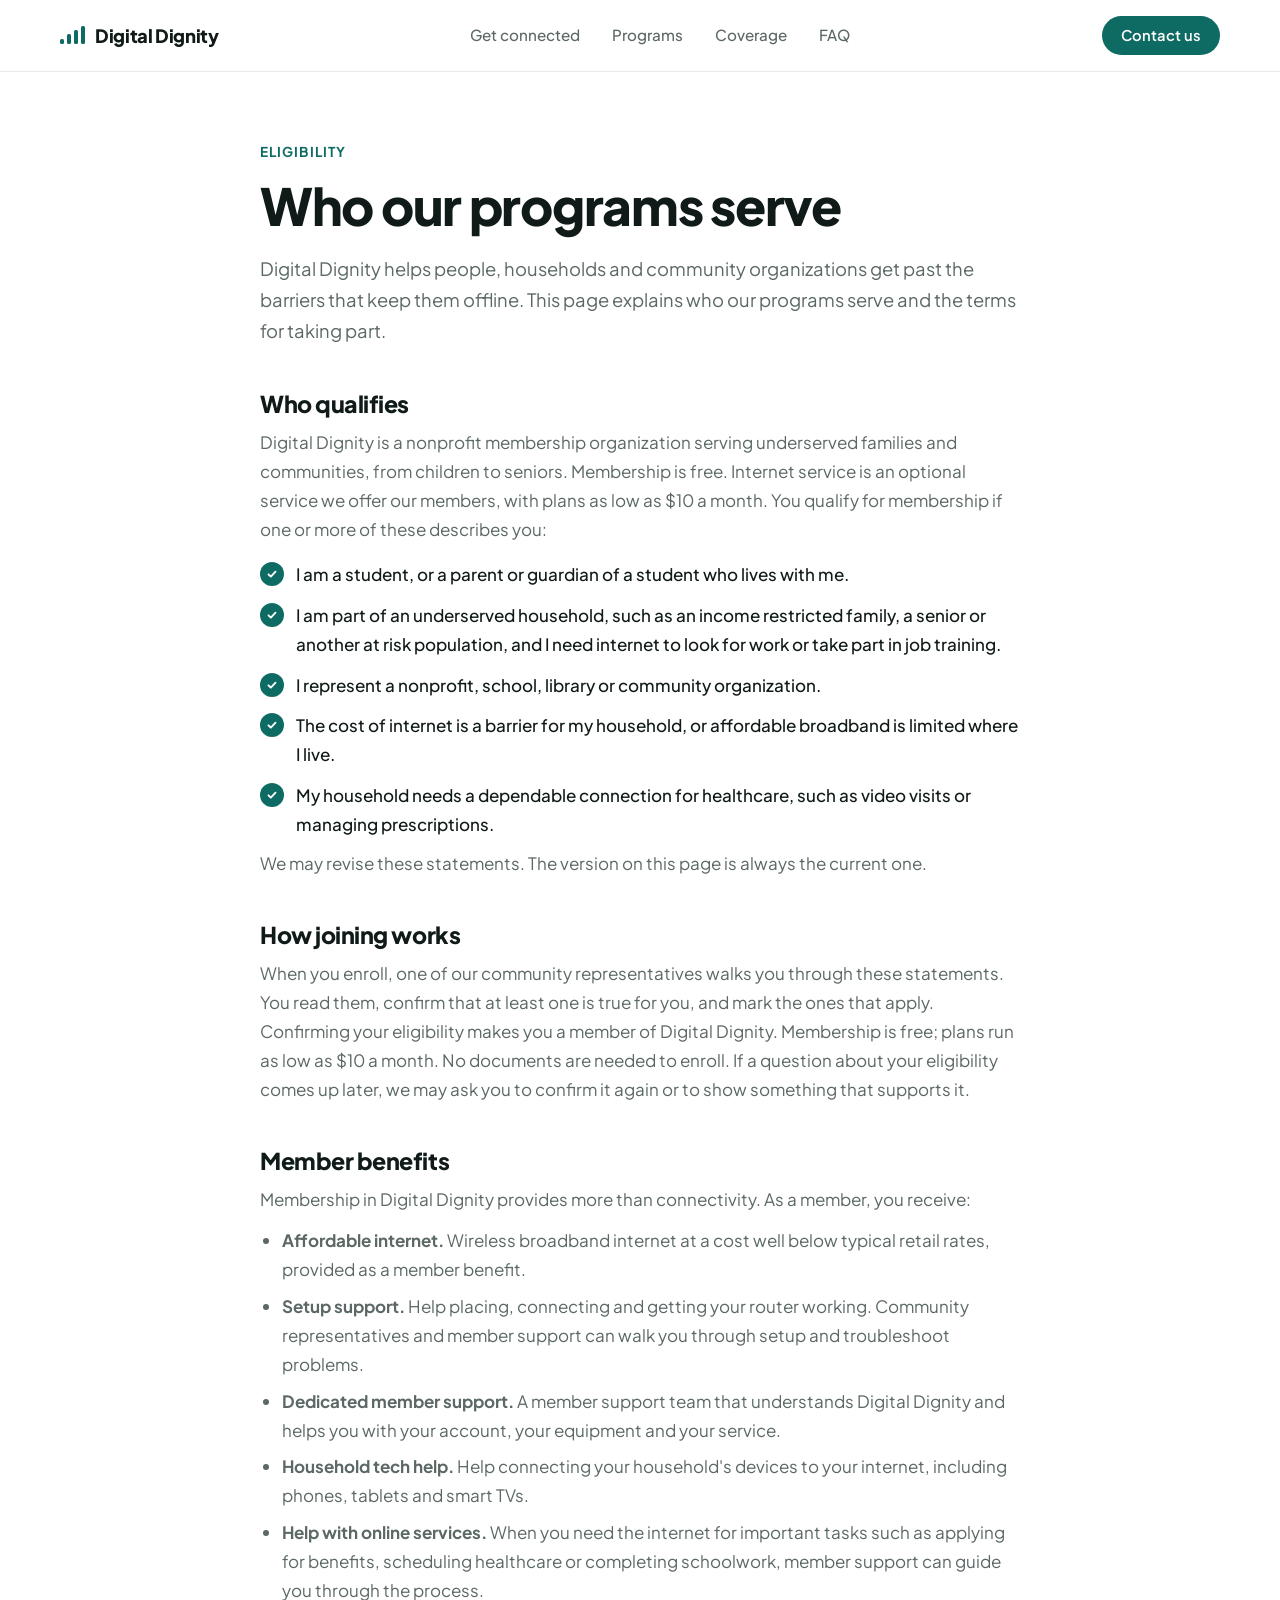
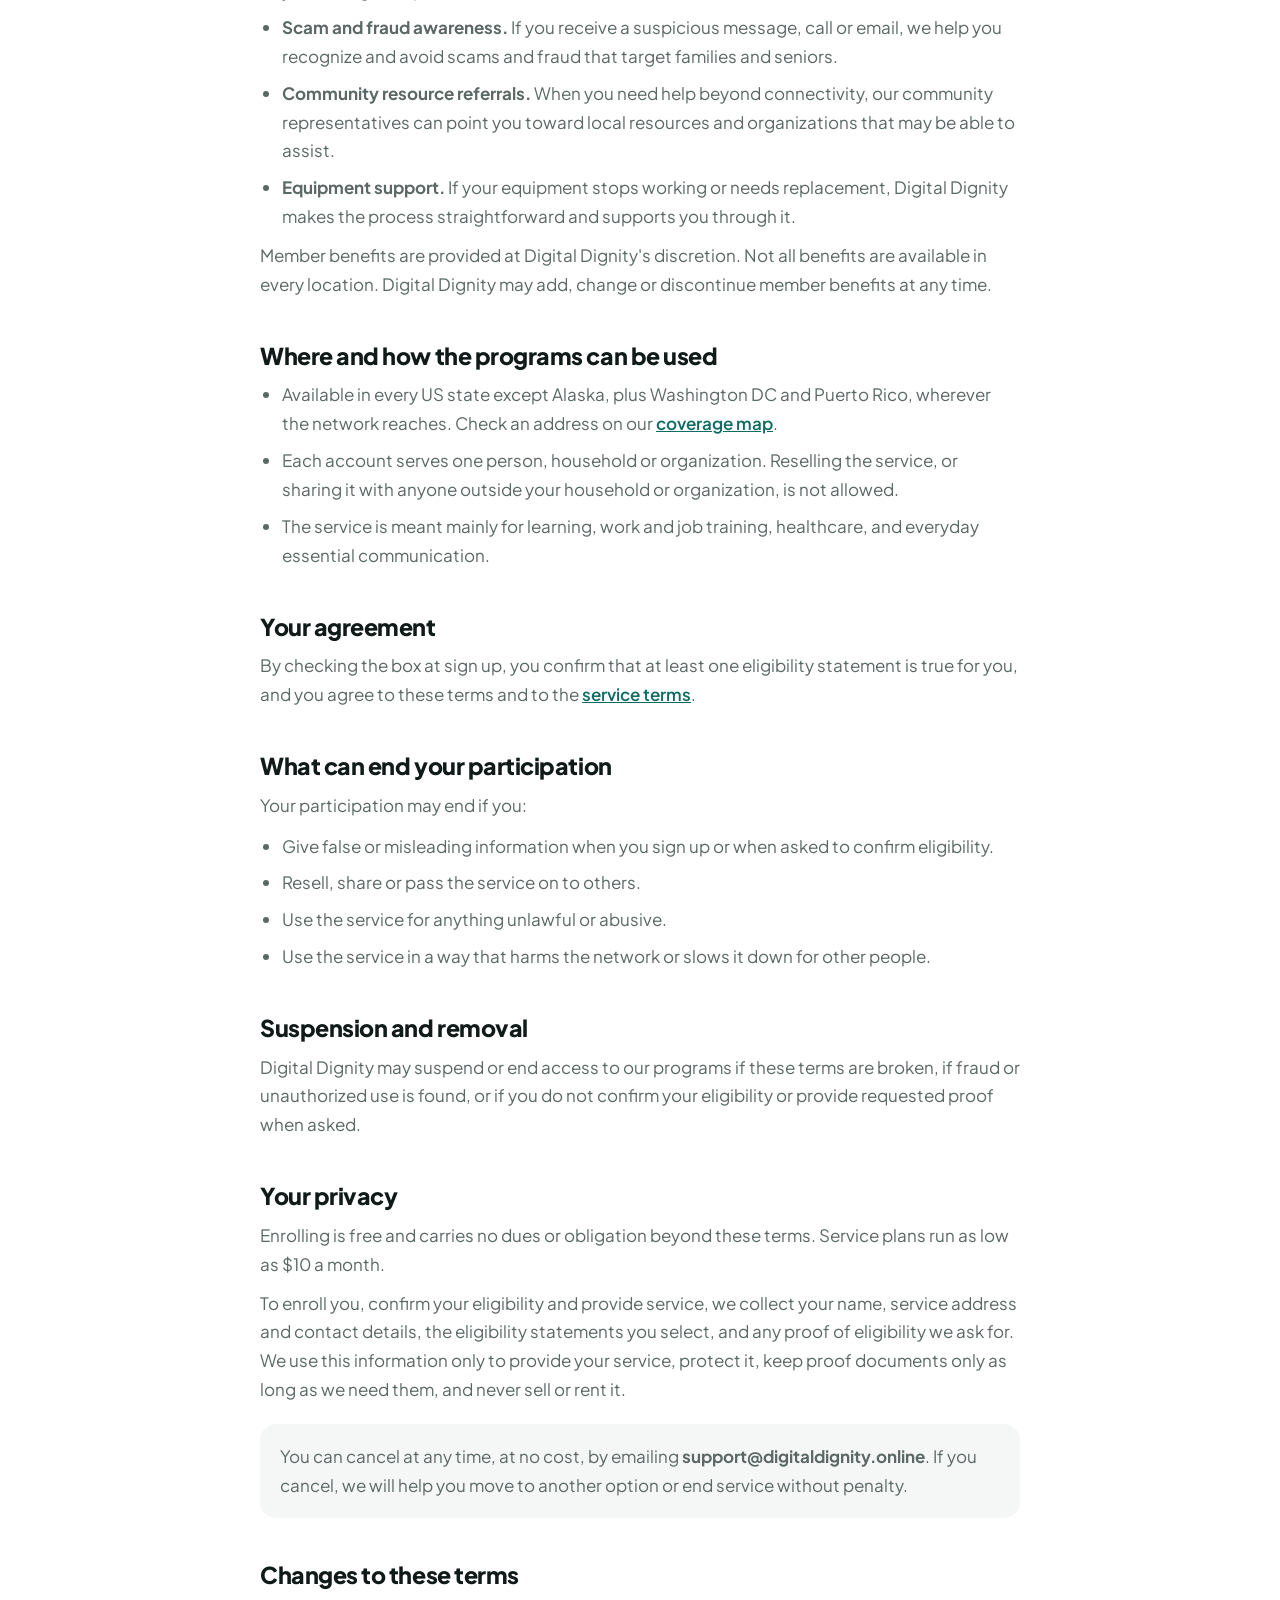
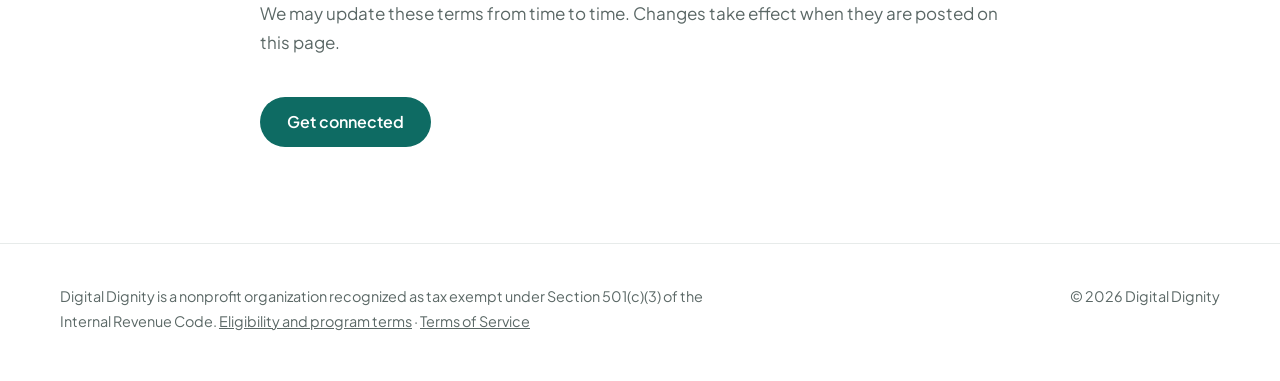
<file: eligibility.html>
<!doctype html>
<html lang="en">
<head>
<meta charset="utf-8">
<meta name="viewport" content="width=device-width, initial-scale=1, viewport-fit=cover">
<title>Eligibility · Digital Dignity</title>
<meta name="description" content="Who Digital Dignity serves, how eligibility works, and the terms for our internet programs.">
<meta name="theme-color" content="#ffffff">
<link rel="icon" href="data:image/svg+xml,%3Csvg xmlns='http://www.w3.org/2000/svg' viewBox='0 0 32 32'%3E%3Crect width='32' height='32' rx='8' fill='%230e6b63'/%3E%3Crect x='7' y='19' width='3.5' height='6' rx='1' fill='%23fff'/%3E%3Crect x='12.5' y='15' width='3.5' height='10' rx='1' fill='%23fff'/%3E%3Crect x='18' y='11' width='3.5' height='14' rx='1' fill='%23fff'/%3E%3Crect x='23.5' y='7' width='3.5' height='18' rx='1' fill='%23fff'/%3E%3C/svg%3E">
<link rel="preconnect" href="https://fonts.googleapis.com">
<link rel="preconnect" href="https://fonts.gstatic.com" crossorigin>
<link rel="stylesheet" href="https://fonts.googleapis.com/css2?family=Plus+Jakarta+Sans:wght@400;500;600;700;800&display=swap">
<link rel="stylesheet" href="site.css?v=4">
</head>
<body>

<header class="site-header">
  <div class="wrap nav">
    <a class="brand" href="./" aria-label="Digital Dignity home">
      <span class="bars" aria-hidden="true"><i></i><i></i><i></i><i></i></span>
      Digital Dignity
    </a>
    <ul>
      <li><a href="./#membership">Get connected</a></li>
      <li><a href="./#programs">Programs</a></li>
      <li><a href="./#coverage">Coverage</a></li>
      <li><a href="./#faq">FAQ</a></li>
    </ul>
    <a class="btn btn-primary btn-sm" href="./#contact">Contact us</a>
  </div>
</header>

<main class="wrap">
  <article class="doc">
    <span class="kicker">Eligibility</span>
    <h1>Who our programs serve</h1>
    <p class="intro">Digital Dignity helps people, households and community organizations get past the barriers that keep them offline. This page explains who our programs serve and the terms for taking part.</p>

    <h2 id="eligibility">Who qualifies</h2>
    <p>Digital Dignity is a nonprofit membership organization serving underserved families and communities, from children to seniors. Membership is free. Internet service is an optional service we offer our members, with plans as low as $10 a month. You qualify for membership if one or more of these describes you:</p>
    <ul class="checks">
      <li>I am a student, or a parent or guardian of a student who lives with me.</li>
      <li>I am part of an underserved household, such as an income restricted family, a senior or another at risk population, and I need internet to look for work or take part in job training.</li>
      <li>I represent a nonprofit, school, library or community organization.</li>
      <li>The cost of internet is a barrier for my household, or affordable broadband is limited where I live.</li>
      <li>My household needs a dependable connection for healthcare, such as video visits or managing prescriptions.</li>
    </ul>
    <p>We may revise these statements. The version on this page is always the current one.</p>

    <h2 id="how">How joining works</h2>
    <p>When you enroll, one of our community representatives walks you through these statements. You read them, confirm that at least one is true for you, and mark the ones that apply. Confirming your eligibility makes you a member of Digital Dignity. Membership is free; plans run as low as $10 a month. No documents are needed to enroll. If a question about your eligibility comes up later, we may ask you to confirm it again or to show something that supports it.</p>

    <h2 id="benefits">Member benefits</h2>
    <p>Membership in Digital Dignity provides more than connectivity. As a member, you receive:</p>
    <ul class="plain">
      <li><strong>Affordable internet.</strong> Wireless broadband internet at a cost well below typical retail rates, provided as a member benefit.</li>
      <li><strong>Setup support.</strong> Help placing, connecting and getting your router working. Community representatives and member support can walk you through setup and troubleshoot problems.</li>
      <li><strong>Dedicated member support.</strong> A member support team that understands Digital Dignity and helps you with your account, your equipment and your service.</li>
      <li><strong>Household tech help.</strong> Help connecting your household's devices to your internet, including phones, tablets and smart TVs.</li>
      <li><strong>Help with online services.</strong> When you need the internet for important tasks such as applying for benefits, scheduling healthcare or completing schoolwork, member support can guide you through the process.</li>
      <li><strong>Scam and fraud awareness.</strong> If you receive a suspicious message, call or email, we help you recognize and avoid scams and fraud that target families and seniors.</li>
      <li><strong>Community resource referrals.</strong> When you need help beyond connectivity, our community representatives can point you toward local resources and organizations that may be able to assist.</li>
      <li><strong>Equipment support.</strong> If your equipment stops working or needs replacement, Digital Dignity makes the process straightforward and supports you through it.</li>
    </ul>
    <p>Member benefits are provided at Digital Dignity's discretion. Not all benefits are available in every location. Digital Dignity may add, change or discontinue member benefits at any time.</p>

    <h2 id="scope">Where and how the programs can be used</h2>
    <ul class="plain">
      <li>Available in every US state except Alaska, plus Washington DC and Puerto Rico, wherever the network reaches. Check an address on our <a href="./#coverage">coverage map</a>.</li>
      <li>Each account serves one person, household or organization. Reselling the service, or sharing it with anyone outside your household or organization, is not allowed.</li>
      <li>The service is meant mainly for learning, work and job training, healthcare, and everyday essential communication.</li>
    </ul>

    <h2 id="agreement">Your agreement</h2>
    <p>By checking the box at sign up, you confirm that at least one eligibility statement is true for you, and you agree to these terms and to the <a href="terms.html">service terms</a>.</p>

    <h2 id="prohibited">What can end your participation</h2>
    <p>Your participation may end if you:</p>
    <ul class="plain">
      <li>Give false or misleading information when you sign up or when asked to confirm eligibility.</li>
      <li>Resell, share or pass the service on to others.</li>
      <li>Use the service for anything unlawful or abusive.</li>
      <li>Use the service in a way that harms the network or slows it down for other people.</li>
    </ul>

    <h2 id="suspension">Suspension and removal</h2>
    <p>Digital Dignity may suspend or end access to our programs if these terms are broken, if fraud or unauthorized use is found, or if you do not confirm your eligibility or provide requested proof when asked.</p>

    <h2 id="privacy">Your privacy</h2>
    <p>Enrolling is free and carries no dues or obligation beyond these terms. Service plans run as low as $10 a month.</p>
    <p>To enroll you, confirm your eligibility and provide service, we collect your name, service address and contact details, the eligibility statements you select, and any proof of eligibility we ask for. We use this information only to provide your service, protect it, keep proof documents only as long as we need them, and never sell or rent it.</p>
    <div class="note"><p>You can cancel at any time, at no cost, by emailing <strong>support@digitaldignity.online</strong>. If you cancel, we will help you move to another option or end service without penalty.</p></div>

    <h2 id="changes">Changes to these terms</h2>
    <p>We may update these terms from time to time. Changes take effect when they are posted on this page.</p>

    <p style="margin-top:40px"><a class="btn btn-primary" href="./#contact" style="color:var(--on-accent)">Get connected</a></p>
  </article>
</main>

<footer>
  <div class="wrap foot">
    <p>Digital Dignity is a nonprofit organization recognized as tax exempt under Section 501(c)(3) of the Internal Revenue Code. <a href="eligibility.html">Eligibility and program terms</a> · <a href="terms.html">Terms of Service</a></p>
    <p>© 2026 Digital Dignity</p>
  </div>
</footer>
</body>
</html>
</file>
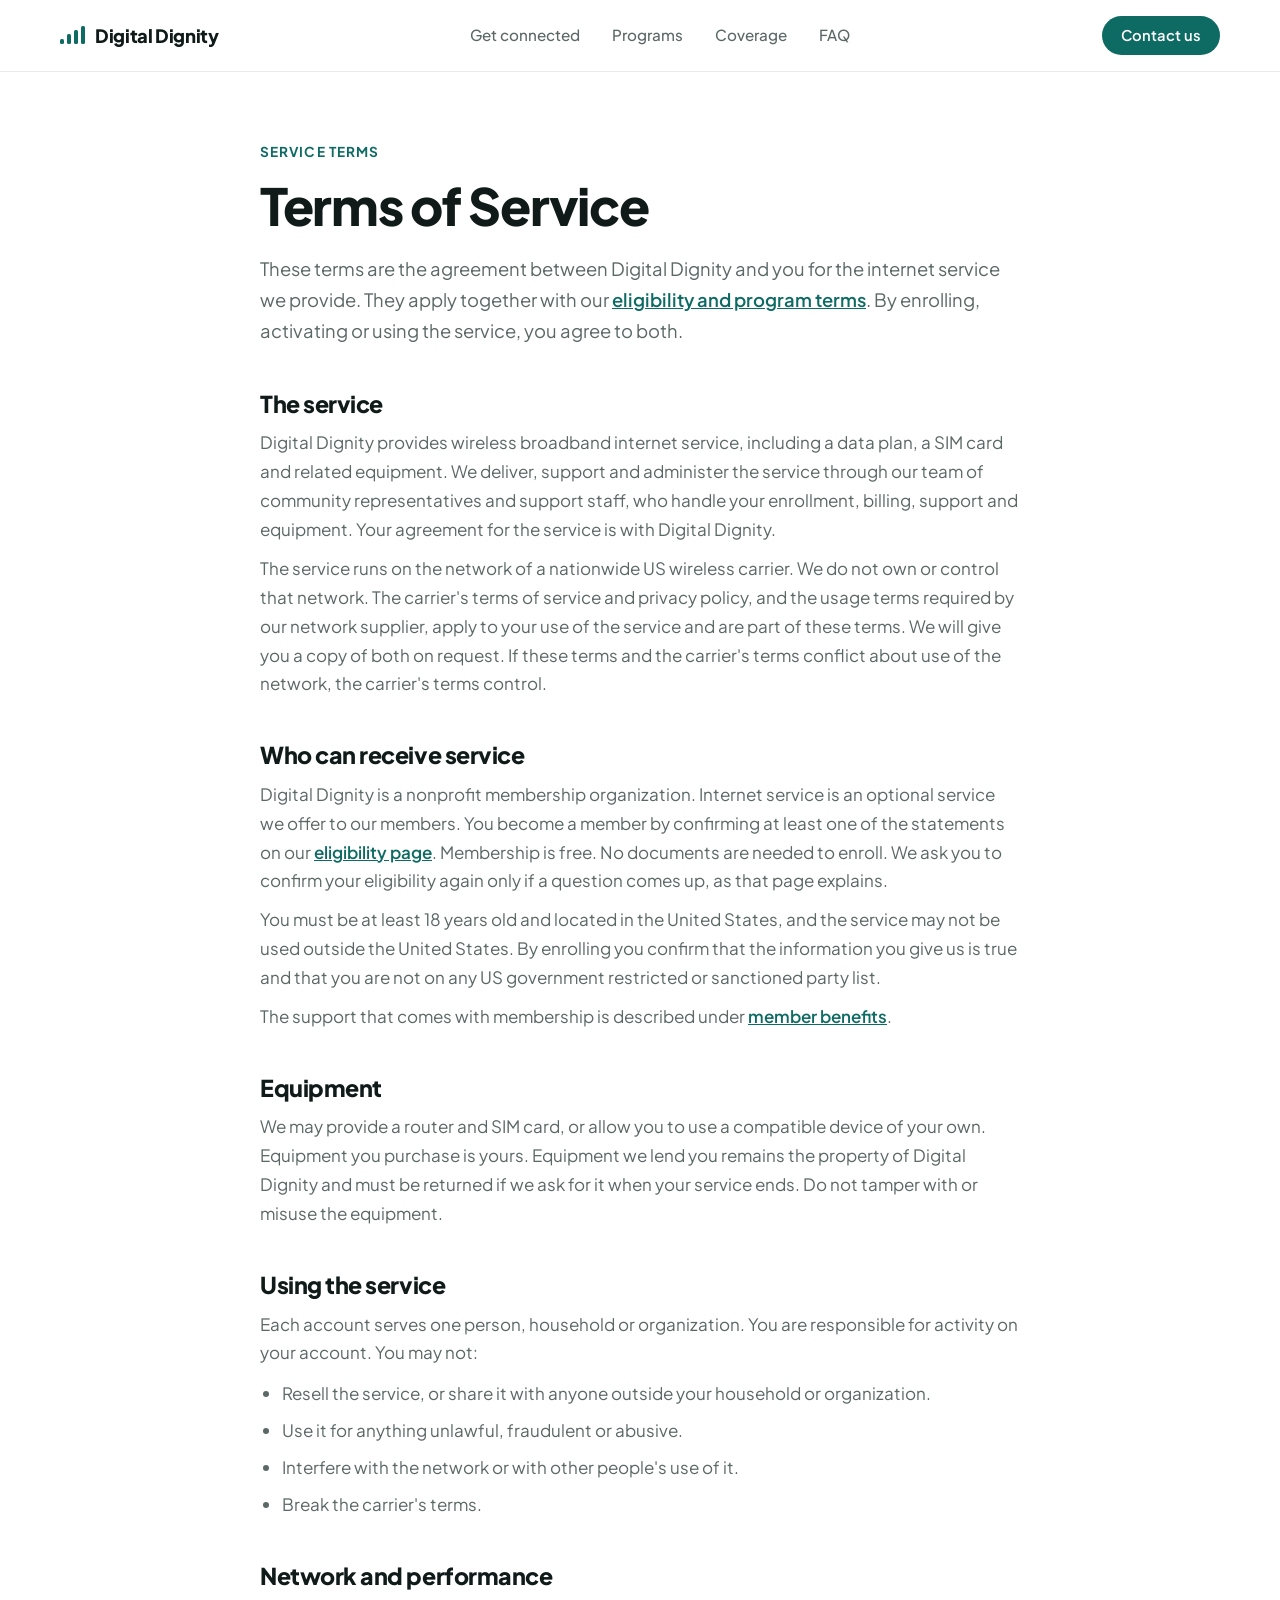
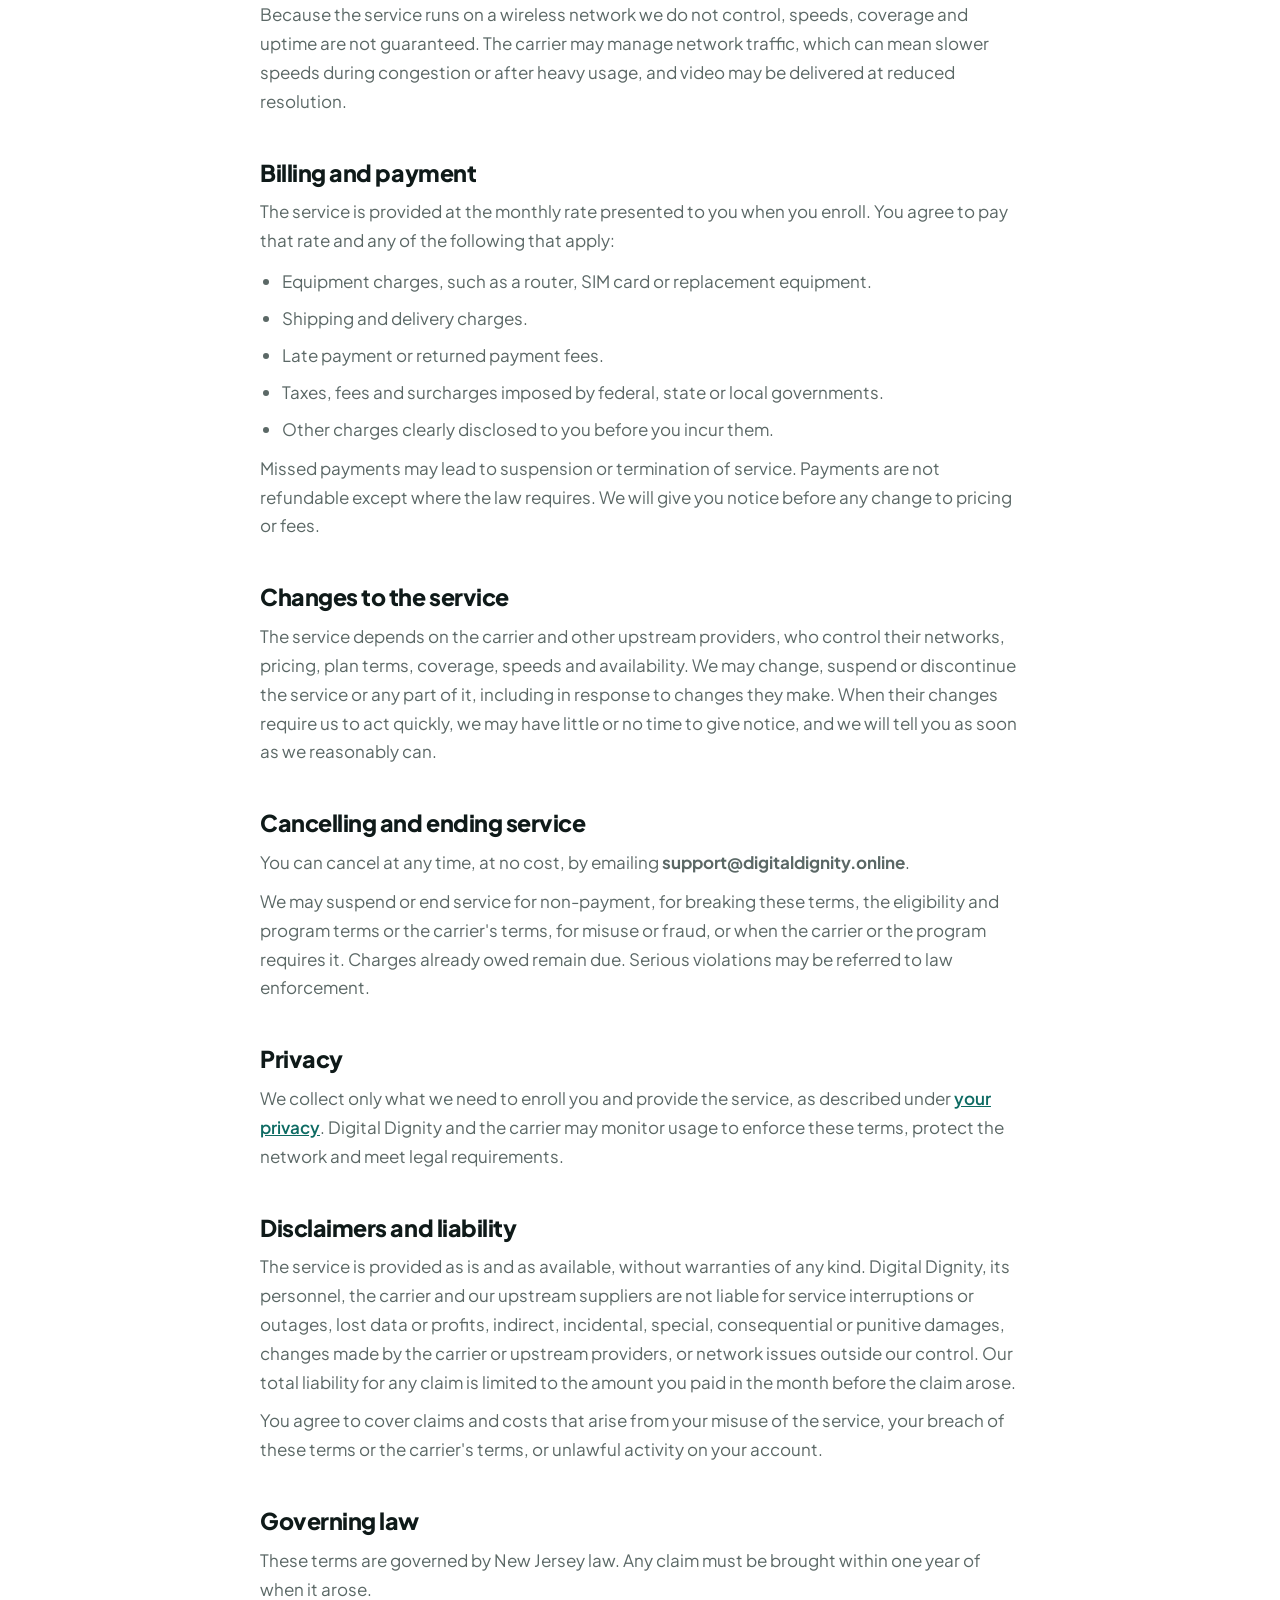
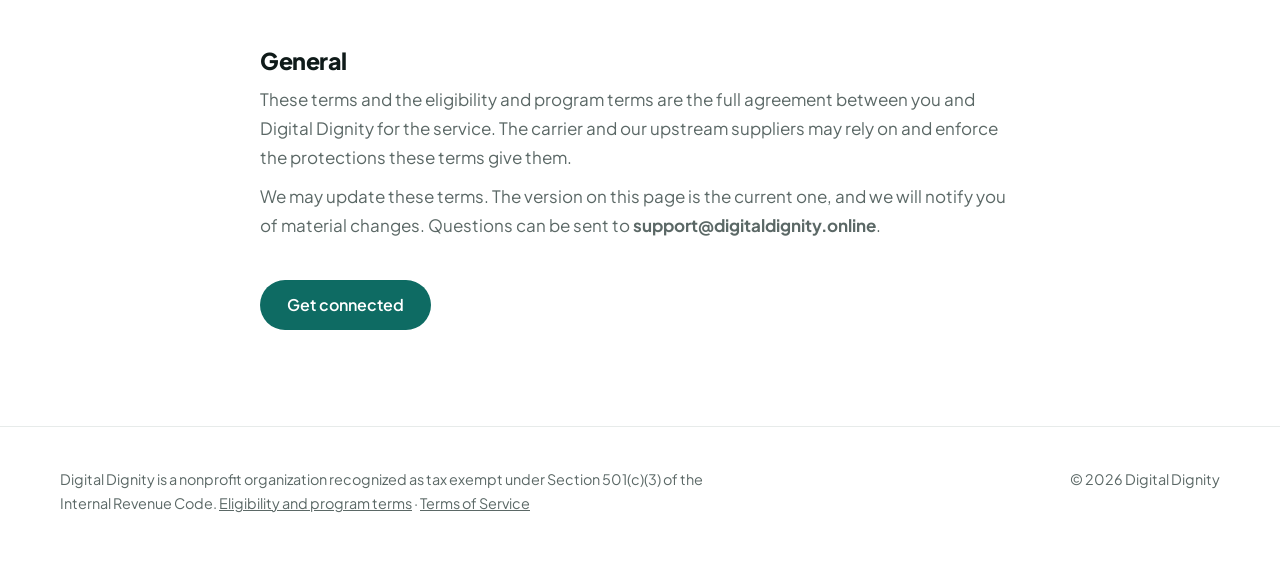
<file: terms.html>
<!doctype html>
<html lang="en">
<head>
<meta charset="utf-8">
<meta name="viewport" content="width=device-width, initial-scale=1, viewport-fit=cover">
<title>Service Terms · Digital Dignity</title>
<meta name="description" content="The terms that apply to internet service provided through Digital Dignity.">
<meta name="theme-color" content="#ffffff">
<link rel="icon" href="data:image/svg+xml,%3Csvg xmlns='http://www.w3.org/2000/svg' viewBox='0 0 32 32'%3E%3Crect width='32' height='32' rx='8' fill='%230e6b63'/%3E%3Crect x='7' y='19' width='3.5' height='6' rx='1' fill='%23fff'/%3E%3Crect x='12.5' y='15' width='3.5' height='10' rx='1' fill='%23fff'/%3E%3Crect x='18' y='11' width='3.5' height='14' rx='1' fill='%23fff'/%3E%3Crect x='23.5' y='7' width='3.5' height='18' rx='1' fill='%23fff'/%3E%3C/svg%3E">
<link rel="preconnect" href="https://fonts.googleapis.com">
<link rel="preconnect" href="https://fonts.gstatic.com" crossorigin>
<link rel="stylesheet" href="https://fonts.googleapis.com/css2?family=Plus+Jakarta+Sans:wght@400;500;600;700;800&display=swap">
<link rel="stylesheet" href="site.css?v=4">
</head>
<body>

<header class="site-header">
  <div class="wrap nav">
    <a class="brand" href="./" aria-label="Digital Dignity home">
      <span class="bars" aria-hidden="true"><i></i><i></i><i></i><i></i></span>
      Digital Dignity
    </a>
    <ul>
      <li><a href="./#membership">Get connected</a></li>
      <li><a href="./#programs">Programs</a></li>
      <li><a href="./#coverage">Coverage</a></li>
      <li><a href="./#faq">FAQ</a></li>
    </ul>
    <a class="btn btn-primary btn-sm" href="./#contact">Contact us</a>
  </div>
</header>

<main class="wrap">
  <article class="doc">
    <span class="kicker">Service terms</span>
    <h1>Terms of Service</h1>
    <p class="intro">These terms are the agreement between Digital Dignity and you for the internet service we provide. They apply together with our <a href="eligibility.html">eligibility and program terms</a>. By enrolling, activating or using the service, you agree to both.</p>

    <h2 id="service">The service</h2>
    <p>Digital Dignity provides wireless broadband internet service, including a data plan, a SIM card and related equipment. We deliver, support and administer the service through our team of community representatives and support staff, who handle your enrollment, billing, support and equipment. Your agreement for the service is with Digital Dignity.</p>
    <p>The service runs on the network of a nationwide US wireless carrier. We do not own or control that network. The carrier's terms of service and privacy policy, and the usage terms required by our network supplier, apply to your use of the service and are part of these terms. We will give you a copy of both on request. If these terms and the carrier's terms conflict about use of the network, the carrier's terms control.</p>

    <h2 id="eligibility">Who can receive service</h2>
    <p>Digital Dignity is a nonprofit membership organization. Internet service is an optional service we offer to our members. You become a member by confirming at least one of the statements on our <a href="eligibility.html#eligibility">eligibility page</a>. Membership is free. No documents are needed to enroll. We ask you to confirm your eligibility again only if a question comes up, as that page explains.</p>
    <p>You must be at least 18 years old and located in the United States, and the service may not be used outside the United States. By enrolling you confirm that the information you give us is true and that you are not on any US government restricted or sanctioned party list.</p>
    <p>The support that comes with membership is described under <a href="eligibility.html#benefits">member benefits</a>.</p>

    <h2 id="equipment">Equipment</h2>
    <p>We may provide a router and SIM card, or allow you to use a compatible device of your own. Equipment you purchase is yours. Equipment we lend you remains the property of Digital Dignity and must be returned if we ask for it when your service ends. Do not tamper with or misuse the equipment.</p>

    <h2 id="use">Using the service</h2>
    <p>Each account serves one person, household or organization. You are responsible for activity on your account. You may not:</p>
    <ul class="plain">
      <li>Resell the service, or share it with anyone outside your household or organization.</li>
      <li>Use it for anything unlawful, fraudulent or abusive.</li>
      <li>Interfere with the network or with other people's use of it.</li>
      <li>Break the carrier's terms.</li>
    </ul>

    <h2 id="network">Network and performance</h2>
    <p>Because the service runs on a wireless network we do not control, speeds, coverage and uptime are not guaranteed. The carrier may manage network traffic, which can mean slower speeds during congestion or after heavy usage, and video may be delivered at reduced resolution.</p>

    <h2 id="billing">Billing and payment</h2>
    <p>The service is provided at the monthly rate presented to you when you enroll. You agree to pay that rate and any of the following that apply:</p>
    <ul class="plain">
      <li>Equipment charges, such as a router, SIM card or replacement equipment.</li>
      <li>Shipping and delivery charges.</li>
      <li>Late payment or returned payment fees.</li>
      <li>Taxes, fees and surcharges imposed by federal, state or local governments.</li>
      <li>Other charges clearly disclosed to you before you incur them.</li>
    </ul>
    <p>Missed payments may lead to suspension or termination of service. Payments are not refundable except where the law requires. We will give you notice before any change to pricing or fees.</p>

    <h2 id="changes">Changes to the service</h2>
    <p>The service depends on the carrier and other upstream providers, who control their networks, pricing, plan terms, coverage, speeds and availability. We may change, suspend or discontinue the service or any part of it, including in response to changes they make. When their changes require us to act quickly, we may have little or no time to give notice, and we will tell you as soon as we reasonably can.</p>

    <h2 id="ending">Cancelling and ending service</h2>
    <p>You can cancel at any time, at no cost, by emailing <strong>support@digitaldignity.online</strong>.</p>
    <p>We may suspend or end service for non-payment, for breaking these terms, the eligibility and program terms or the carrier's terms, for misuse or fraud, or when the carrier or the program requires it. Charges already owed remain due. Serious violations may be referred to law enforcement.</p>

    <h2 id="privacy">Privacy</h2>
    <p>We collect only what we need to enroll you and provide the service, as described under <a href="eligibility.html#privacy">your privacy</a>. Digital Dignity and the carrier may monitor usage to enforce these terms, protect the network and meet legal requirements.</p>

    <h2 id="liability">Disclaimers and liability</h2>
    <p>The service is provided as is and as available, without warranties of any kind. Digital Dignity, its personnel, the carrier and our upstream suppliers are not liable for service interruptions or outages, lost data or profits, indirect, incidental, special, consequential or punitive damages, changes made by the carrier or upstream providers, or network issues outside our control. Our total liability for any claim is limited to the amount you paid in the month before the claim arose.</p>
    <p>You agree to cover claims and costs that arise from your misuse of the service, your breach of these terms or the carrier's terms, or unlawful activity on your account.</p>

    <h2 id="law">Governing law</h2>
    <p>These terms are governed by New Jersey law. Any claim must be brought within one year of when it arose.</p>

    <h2 id="general">General</h2>
    <p>These terms and the eligibility and program terms are the full agreement between you and Digital Dignity for the service. The carrier and our upstream suppliers may rely on and enforce the protections these terms give them.</p>
    <p>We may update these terms. The version on this page is the current one, and we will notify you of material changes. Questions can be sent to <strong>support@digitaldignity.online</strong>.</p>

    <p style="margin-top:40px"><a class="btn btn-primary" href="./#contact" style="color:var(--on-accent)">Get connected</a></p>
  </article>
</main>

<footer>
  <div class="wrap foot">
    <p>Digital Dignity is a nonprofit organization recognized as tax exempt under Section 501(c)(3) of the Internal Revenue Code. <a href="eligibility.html">Eligibility and program terms</a> · <a href="terms.html">Terms of Service</a></p>
    <p>© 2026 Digital Dignity</p>
  </div>
</footer>
</body>
</html>
</file>
<file: site.css>
/* Layout: white and airy. Photo led throughout: split hero, photo strip, photo cards, photo beside steps, light grey contact panel. Teal is the only accent. */
:root{
  --bg:#ffffff;
  --soft:#f5f7f7;
  --ink:#0f1a19;
  --muted:#5b6866;
  --line:#e7ebea;
  --accent:#0e6b63;
  --accent-soft:#e8f3f1;
  --on-accent:#ffffff;
  --error:#b3402e;
  --font:"Plus Jakarta Sans", "Helvetica Neue", Arial, system-ui, sans-serif;
  --wrap:1200px;
  --r-lg:24px;
  --r-md:16px;
  color-scheme:light;
}

*{box-sizing:border-box}
[hidden]{display:none!important}
html{scroll-behavior:smooth}
@media (prefers-reduced-motion: reduce){html{scroll-behavior:auto}*{transition:none!important}}
body{margin:0;background:var(--bg);color:var(--ink);font:400 1.0625rem/1.7 var(--font);-webkit-font-smoothing:antialiased}
img{max-width:100%;height:auto;display:block;color:transparent;background:var(--soft)}
a{color:inherit}
h1,h2,h3{font-family:var(--font);line-height:1.1;margin:0;text-wrap:balance;letter-spacing:-0.025em;font-weight:800}
p{margin:0}
.wrap{max-width:var(--wrap);margin:0 auto;padding-left:max(20px, env(safe-area-inset-left, 0px));padding-right:max(20px, env(safe-area-inset-right, 0px))}
:focus-visible{outline:3px solid var(--accent);outline-offset:3px;border-radius:8px}

.bars{display:inline-flex;align-items:flex-end;gap:3px;height:18px}
.bars i{display:block;width:4px;border-radius:1.5px;background:var(--accent)}
.bars i:nth-child(1){height:30%}.bars i:nth-child(2){height:55%}.bars i:nth-child(3){height:78%}.bars i:nth-child(4){height:100%}

/* header */
.site-header{position:sticky;top:env(safe-area-inset-top, 0px);z-index:20;background:rgba(255,255,255,.88);backdrop-filter:saturate(1.4) blur(12px);border-bottom:1px solid var(--line)}
body::before{content:"";position:fixed;inset:0 0 auto;height:env(safe-area-inset-top, 0px);z-index:21;background:var(--bg)}
.nav{display:flex;align-items:center;justify-content:space-between;gap:16px;padding-block:16px}
.brand{display:flex;align-items:center;gap:10px;text-decoration:none;font-weight:800;font-size:1.15rem;letter-spacing:-0.02em}
.nav ul{display:flex;gap:32px;list-style:none;margin:0;padding:0;font-size:.95rem;font-weight:500}
.nav ul a{text-decoration:none;color:var(--muted);transition:color .15s}
.nav ul a:hover{color:var(--ink)}
@media (max-width: 860px){.nav ul{display:none}}

/* buttons */
.btn{display:inline-flex;align-items:center;justify-content:center;gap:8px;font:600 1rem/1 var(--font);text-decoration:none;padding:16px 26px;border-radius:999px;border:1.5px solid transparent;cursor:pointer;transition:background .15s, border-color .15s, transform .15s}
.btn:hover{transform:translateY(-1px)}
.btn-primary{background:var(--accent);color:var(--on-accent)}
.btn-primary:hover{background:#0b5a53}
.btn-ghost{background:var(--bg);color:var(--ink);border-color:var(--line)}
.btn-ghost:hover{border-color:var(--ink)}
.btn-sm{padding:11px 18px;font-size:.92rem}

.eyebrow{display:inline-flex;align-items:center;gap:8px;padding:7px 14px;border-radius:999px;background:var(--accent-soft);color:var(--accent);font-size:.82rem;font-weight:600}
.eyebrow .bars{height:13px;gap:2px}.eyebrow .bars i{width:3px}

/* hero */
.hero{padding-block:72px 48px}
.hero-grid{display:grid;grid-template-columns:1fr 1fr;gap:64px;align-items:center}
.hero h1{font-size:clamp(2.6rem, 5.4vw, 4.4rem);margin-top:22px}
.hero h1 .mark{position:relative;white-space:nowrap;color:var(--accent);z-index:0}
.hero h1 .mark::after{content:"";position:absolute;left:-2%;right:-2%;bottom:.02em;height:.32em;z-index:-1;border-radius:6px;background:url("data:image/svg+xml,%3Csvg xmlns='http://www.w3.org/2000/svg' viewBox='0 0 300 20' preserveAspectRatio='none'%3E%3Cpath d='M3 13 C 60 5, 140 4, 297 9 L 296 17 C 180 13, 90 14, 4 18 Z' fill='%23bfe3dd'/%3E%3C/svg%3E") center/100% 100% no-repeat}
.hero .lede{font-size:1.2rem;color:var(--muted);max-width:32em;margin-top:22px}
.hero .actions{display:flex;flex-wrap:wrap;gap:12px;margin-top:34px}
.hero-photo{min-width:0;position:relative}
.hero-photo img{width:100%;aspect-ratio:5/6;object-fit:cover;border-radius:var(--r-lg)}
.hero-tag{position:absolute;left:20px;bottom:20px;right:20px;max-width:330px;background:rgba(255,255,255,.94);backdrop-filter:blur(10px);border-radius:var(--r-md);padding:16px 18px;font-size:.93rem;line-height:1.5;color:var(--muted)}
.hero-tag strong{display:block;color:var(--ink);font-size:1rem;margin-bottom:2px}
@media (max-width: 900px){
  .hero{padding-block:40px 32px}
  .hero-grid{grid-template-columns:1fr;gap:36px}
  .hero-photo img{aspect-ratio:4/3}
}

/* photo strip */
.strip{display:grid;grid-template-columns:1.3fr 1fr 1fr;gap:16px;padding-block:24px 8px}
.strip img{width:100%;height:100%;aspect-ratio:4/3;object-fit:cover;border-radius:var(--r-md)}
.strip img:first-child{aspect-ratio:auto}
@media (max-width: 700px){.strip{grid-template-columns:1fr 1fr}.strip img:first-child{grid-column:1 / -1;aspect-ratio:16/9}}

/* sections */
section{scroll-margin-top:84px}
.section{padding-block:104px}
.kicker{font-size:.85rem;font-weight:700;letter-spacing:.08em;text-transform:uppercase;color:var(--accent)}
.section h2{font-size:clamp(2rem, 3.6vw, 3rem);margin-top:12px}
.section-head{display:grid;grid-template-columns:1fr 1fr;gap:48px;align-items:end;margin-bottom:52px}
.section-head p{color:var(--muted);font-size:1.12rem;max-width:34em}
@media (max-width: 860px){.section{padding-block:72px}.section-head{grid-template-columns:1fr;gap:14px;margin-bottom:36px}}

/* mission */
.mission-grid{display:grid;grid-template-columns:.9fr 1.1fr;gap:64px;align-items:start}
.mission-body{display:grid;gap:20px;font-size:1.15rem;color:var(--muted)}
.mission-body p:first-child{color:var(--ink);font-size:1.3rem;line-height:1.55;font-weight:500}
@media (max-width: 860px){.mission-grid{grid-template-columns:1fr;gap:20px}}

/* audience */
.soft{background:var(--soft)}
.people{display:grid;grid-template-columns:repeat(3, 1fr);gap:24px}
.person{background:var(--bg);border-radius:var(--r-lg);overflow:hidden;display:flex;flex-direction:column;min-width:0}
.person img{width:100%;aspect-ratio:4/3;object-fit:cover;border-radius:0}
.person-body{padding:26px 26px 30px;display:grid;gap:8px}
.person h3{font-size:1.35rem}
.person p{color:var(--muted)}
@media (max-width: 860px){.people{grid-template-columns:1fr;gap:20px}}

/* how we help */
.how-grid{display:grid;grid-template-columns:1.1fr .9fr;gap:64px;align-items:center}
.how-photo img{width:100%;aspect-ratio:1024/572;object-fit:cover;border-radius:var(--r-lg)}
.features{list-style:none;margin:32px 0 0;padding:0;display:grid;gap:26px}
.features li{display:grid;grid-template-columns:48px 1fr;gap:18px;align-items:start}
.icon{width:48px;height:48px;border-radius:14px;background:var(--accent-soft);color:var(--accent);display:grid;place-items:center}
.features h3{font-size:1.18rem;letter-spacing:-0.015em}
.features p{color:var(--muted);margin-top:4px}
.promises{display:flex;flex-wrap:wrap;gap:10px;margin-top:56px}
.promise{display:inline-flex;align-items:center;gap:8px;padding:11px 18px;border-radius:999px;background:var(--soft);font-weight:600;font-size:.95rem}
.promise svg{color:var(--accent);flex:none}
@media (max-width: 960px){.how-grid{grid-template-columns:1fr;gap:40px}}

/* partners */
.partner-grid{display:grid;grid-template-columns:1fr 1fr;gap:64px;align-items:center}
.partner-grid > img{width:100%;aspect-ratio:1/1;object-fit:cover;border-radius:var(--r-lg)}
.partner-copy > p{color:var(--muted);font-size:1.12rem;margin-top:16px}
.partner-list{list-style:none;margin:30px 0 34px;padding:0;display:grid;grid-template-columns:1fr 1fr;gap:12px}
.partner-list li{border:1px solid var(--line);border-radius:var(--r-md);padding:18px 18px 20px;display:grid;gap:4px;min-width:0}
.partner-list strong{font-size:1rem;line-height:1.35}
.partner-list span{color:var(--muted);font-size:.92rem;line-height:1.5}
@media (max-width: 860px){.partner-grid{grid-template-columns:1fr;gap:36px}.partner-grid > img{aspect-ratio:4/3}}
@media (max-width: 520px){.partner-list{grid-template-columns:1fr}}

/* contact */
.contact-grid{display:grid;grid-template-columns:.85fr 1.15fr;gap:64px;align-items:start}
.contact-aside > p{color:var(--muted);font-size:1.12rem;margin-top:16px}
.contact-aside img{width:100%;aspect-ratio:4/3;object-fit:cover;border-radius:var(--r-lg);margin-top:32px}
.address{margin-top:24px;font-size:.98rem;color:var(--muted);font-style:normal;line-height:1.6}
.address strong{color:var(--ink)}
form{background:var(--bg);border-radius:var(--r-lg);padding:40px;display:grid;gap:20px;min-width:0;box-shadow:0 1px 2px rgba(15,26,25,.04), 0 24px 48px -28px rgba(15,26,25,.18)}
.row{display:grid;grid-template-columns:1fr 1fr;gap:20px}
.field{display:grid;gap:8px;min-width:0}
label{font-weight:600;font-size:.92rem}
label .opt{font-weight:400;color:var(--muted)}
input,select,textarea{width:100%;font:inherit;font-size:1rem;color:var(--ink);background:var(--bg);border:1.5px solid var(--line);border-radius:12px;padding:13px 14px;transition:border-color .15s, box-shadow .15s}
textarea{min-height:150px;resize:vertical}
input:focus,select:focus,textarea:focus{outline:none;border-color:var(--accent);box-shadow:0 0 0 4px var(--accent-soft)}
.hp{position:absolute;left:-9999px;width:1px;height:1px;overflow:hidden}
.form-foot{display:flex;flex-wrap:wrap;align-items:center;gap:16px;justify-content:space-between}
.form-foot small{color:var(--muted);max-width:30em}
.status{font-weight:600;border-radius:12px;padding:14px 16px}
.status.ok{background:var(--accent-soft);color:var(--accent)}
.status.err{background:#fbecea;color:var(--error)}
@media (max-width: 860px){.contact-grid{grid-template-columns:1fr;gap:36px}.row{grid-template-columns:1fr}form{padding:24px}}

/* tags */
.tags{display:flex;flex-wrap:wrap;gap:6px;margin-top:6px}
.tags span{font-size:.78rem;font-weight:600;padding:5px 10px;border-radius:999px;background:var(--accent-soft);color:var(--accent)}

/* coverage */
.coverage{display:grid;grid-template-columns:1fr;gap:40px}
.coverage-copy{display:grid;grid-template-columns:1fr 1fr;gap:12px 64px;align-items:end}
.coverage-copy .kicker{grid-column:1 / -1}
.coverage-copy h2{margin-top:0}
.coverage-copy > p{margin-top:0}
.coverage-copy .checks{grid-column:2;margin-top:0}
@media (max-width: 860px){.coverage-copy{grid-template-columns:1fr}.coverage-copy .checks{grid-column:1}}
.cov-panel.cov-map{display:block}
.map-link{position:relative;display:block;border-radius:var(--r-md);overflow:hidden;background:#cfe3ef}
.map-link img{width:100%;aspect-ratio:628/286;object-fit:cover;background:#cfe3ef;transition:transform .3s}
.map-link:hover img{transform:scale(1.02)}
.map-cta{position:absolute;right:12px;bottom:12px;display:inline-flex;align-items:center;gap:6px;background:rgba(255,255,255,.95);color:var(--ink);font-weight:600;font-size:.85rem;padding:8px 12px;border-radius:999px;box-shadow:0 2px 8px rgba(0,0,0,.12)}
.map-foot{display:grid;grid-template-columns:1fr auto;gap:6px 20px;align-items:center;margin-top:18px}
.map-foot .legend{grid-column:1 / -1;display:inline-flex;align-items:center;gap:8px;font-size:.85rem;font-weight:600;color:var(--muted)}
.map-foot .legend i{width:14px;height:14px;border-radius:4px;background:#0e6b63;opacity:.75}
.map-foot .legend i.lte{background:#7fb9b1;margin-left:14px}
.cov-source{font-size:.85rem}
.sr-only{position:absolute;width:1px;height:1px;padding:0;margin:-1px;overflow:hidden;clip:rect(0,0,0,0);border:0}
.cov-search{position:relative;display:flex;gap:10px;margin-bottom:14px;background:none;padding:0;box-shadow:none;border-radius:0}
.cov-search input{flex:1;min-width:0;padding:15px 16px 15px 44px;border-radius:999px;font-size:1rem}
.cov-search-icon{position:absolute;left:16px;top:50%;transform:translateY(-50%);color:var(--muted);pointer-events:none}
.cov-search .btn{flex:none}
.cov-suggest{position:absolute;z-index:30;top:calc(100% + 6px);left:0;right:190px;margin:0;padding:6px;list-style:none;background:var(--bg);border:1px solid var(--line);border-radius:16px;box-shadow:0 18px 40px -16px rgba(15,26,25,.25)}
.cov-suggest li{display:grid;gap:1px;padding:10px 12px 10px 38px;border-radius:10px;cursor:pointer;line-height:1.35;background:url("data:image/svg+xml,%3Csvg xmlns='http://www.w3.org/2000/svg' viewBox='0 0 24 24' fill='none' stroke='%235b6866' stroke-width='2' stroke-linecap='round' stroke-linejoin='round'%3E%3Cpath d='M12 21s-7-6.2-7-11.5a7 7 0 0 1 14 0C19 14.8 12 21 12 21z'/%3E%3Ccircle cx='12' cy='9.5' r='2.5'/%3E%3C/svg%3E") 12px 50%/16px no-repeat}
.cov-suggest li strong{font-weight:600;font-size:.97rem}
.cov-suggest li span{color:var(--muted);font-size:.85rem}
.cov-suggest li.on,.cov-suggest li:hover{background-color:var(--soft)}
.cov-result{display:flex;align-items:flex-start;gap:12px;padding:14px 16px;border-radius:14px;margin-bottom:14px;font-weight:500;line-height:1.5}
.cov-result strong{display:block}
.cov-result.yes{background:var(--accent-soft);color:#0a4f49}
.cov-result.no{background:#fff4e5;color:#7a4a00}
.cov-result.err{background:#fbecea;color:var(--error)}
.cov-result a{font-weight:700}
.cov-mapbox{position:relative;border-radius:var(--r-md);overflow:hidden;border:1px solid var(--line);background:#eef2f3}
#cov-map{width:100%;height:440px}
.cov-loading{position:absolute;inset:0;display:grid;place-items:center;color:var(--muted);font-weight:600;font-size:.95rem;background:#eef2f3}
@media (max-width: 600px){.cov-suggest{right:0;top:58px}.cov-search{flex-direction:column}.cov-search .btn{width:100%}#cov-map{height:360px}}
.map-foot p{color:var(--muted);margin:0}
@media (max-width: 600px){.map-foot{grid-template-columns:1fr}.map-foot .btn{justify-self:start}}
.coverage-copy > p{color:var(--muted);font-size:1.12rem}
.cov-card{border:1px solid var(--line);border-radius:var(--r-lg);padding:28px;min-width:0;background:var(--bg)}
.cov-tabs{display:flex;gap:6px;padding:5px;background:var(--soft);border-radius:999px;margin-bottom:26px;overflow-x:auto}
.cov-tabs button{flex:1 0 auto;font:600 .92rem/1 var(--font);color:var(--muted);background:transparent;border:0;border-radius:999px;padding:12px 16px;cursor:pointer;white-space:nowrap}
.cov-tabs button[aria-selected="true"]{background:var(--bg);color:var(--ink);box-shadow:0 1px 3px rgba(15,26,25,.12)}
.cov-panel{display:grid;grid-template-columns:72px 1fr;gap:20px;align-items:start}
.cov-panel .icon{width:72px;height:72px;border-radius:20px}
.cov-panel h3{font-size:1.3rem}
.cov-panel p{color:var(--muted);margin:6px 0 20px}
@media (max-width: 520px){.cov-tabs button{flex:1 1 0;white-space:normal;padding:10px 6px;font-size:.82rem;line-height:1.2}}
@media (max-width: 900px){.coverage{grid-template-columns:1fr;gap:32px}.cov-card{padding:20px}.cov-panel{grid-template-columns:1fr;gap:14px}.cov-panel .icon{width:56px;height:56px;border-radius:16px}}

/* faq */
.faq-grid{display:grid;grid-template-columns:.8fr 1.2fr;gap:64px;align-items:start}
.faq-grid > div > p{color:var(--muted);font-size:1.12rem;margin-top:16px}
.faq{display:grid;border-top:1px solid var(--line)}
.faq details{border-bottom:1px solid var(--line)}
.faq summary{list-style:none;cursor:pointer;display:flex;justify-content:space-between;align-items:center;gap:20px;padding-block:22px;font-weight:700;font-size:1.08rem;letter-spacing:-0.01em}
.faq summary::-webkit-details-marker{display:none}
.faq summary::after{content:"";flex:none;width:28px;height:28px;border-radius:50%;background:var(--soft) url("data:image/svg+xml,%3Csvg xmlns='http://www.w3.org/2000/svg' viewBox='0 0 24 24' fill='none' stroke='%230e6b63' stroke-width='2.5' stroke-linecap='round'%3E%3Cpath d='M12 6v12M6 12h12'/%3E%3C/svg%3E") center/14px no-repeat;transition:transform .2s}
.faq details[open] summary::after{transform:rotate(45deg)}
.faq details p{color:var(--muted);padding-bottom:22px;max-width:40em}
@media (max-width: 860px){.faq-grid{grid-template-columns:1fr;gap:28px}}

/* checklist */
.checks{list-style:none;margin:24px 0 0;padding:0;display:grid;gap:12px}
.checks li{display:grid;grid-template-columns:24px 1fr;gap:12px;align-items:start;font-weight:500}
.checks li::before{content:"";width:24px;height:24px;border-radius:50%;margin-top:2px;background:var(--accent) url("data:image/svg+xml,%3Csvg xmlns='http://www.w3.org/2000/svg' viewBox='0 0 24 24' fill='none' stroke='white' stroke-width='3.2' stroke-linecap='round' stroke-linejoin='round'%3E%3Cpath d='M6 12.5l4 4L18 8'/%3E%3C/svg%3E") center/14px no-repeat}

/* membership */
.join-steps{list-style:none;margin:0 0 24px;padding:0;display:grid;grid-template-columns:repeat(3,1fr);gap:20px}
.join-steps li{background:var(--bg);border-radius:var(--r-lg);padding:28px;display:grid;gap:8px;align-content:start}
.join-steps .num{width:36px;height:36px;border-radius:50%;background:var(--accent);color:var(--on-accent);display:grid;place-items:center;font-weight:800;margin-bottom:6px}
.join-steps h3{font-size:1.2rem}
.join-steps p{color:var(--muted)}
.member-grid{display:grid;grid-template-columns:1fr 1fr;gap:20px}
.member-card{background:var(--bg);border-radius:var(--r-lg);padding:30px}
.member-card h3{font-size:1.2rem;margin-bottom:8px}
.member-card p{color:var(--muted)}
.member-card p strong{color:var(--ink)}
.member-card .checks{margin-top:16px}
.copyable{user-select:all;word-break:break-all}
.member-cta{display:flex;flex-wrap:wrap;align-items:center;gap:16px;margin-top:32px}
.member-cta span{color:var(--muted);font-weight:500}
@media (max-width: 860px){.join-steps,.member-grid{grid-template-columns:1fr}.member-card,.join-steps li{padding:24px}}

/* programs */
.programs{display:grid;grid-template-columns:repeat(3,1fr);gap:20px}
.program{border:1px solid var(--line);border-radius:var(--r-lg);padding:28px;display:grid;gap:10px;align-content:start}
.program h3{font-size:1.2rem;margin-top:6px}
.program p{color:var(--muted)}
.specs{list-style:none;margin:24px 0 0;padding:0;display:grid;grid-template-columns:repeat(4,1fr);gap:0;background:var(--soft);border-radius:var(--r-lg)}
.specs li{padding:22px 24px;display:grid;gap:2px;align-content:start}
.specs li + li{border-left:1px solid var(--line)}
.specs strong{font-size:1.15rem;letter-spacing:-0.01em}
.specs span{color:var(--muted);font-size:.92rem;line-height:1.5}
@media (max-width: 960px){.programs{grid-template-columns:1fr}.specs{grid-template-columns:1fr 1fr}.specs li:nth-child(3){border-left:0}.specs li:nth-child(n+3){border-top:1px solid var(--line)}}
@media (max-width: 520px){.specs{grid-template-columns:1fr}.specs li + li{border-left:0;border-top:1px solid var(--line)}}

/* document pages */
.doc{max-width:760px;margin:0 auto;padding-block:64px 96px}
.doc h1{font-size:clamp(2.2rem,4.5vw,3.2rem);margin-top:12px}
.doc .updated{color:var(--muted);margin-top:10px;font-size:.95rem}
.doc .intro{font-size:1.15rem;color:var(--muted);margin-top:20px}
.doc h2{font-size:1.45rem;margin-top:44px;margin-bottom:12px;letter-spacing:-0.02em}
.doc p{color:var(--muted);margin-top:10px}
.doc ul.plain{margin:12px 0 0;padding-left:22px;color:var(--muted);display:grid;gap:8px}
.doc .checks{margin-top:16px}
.doc .note{background:var(--soft);border-radius:var(--r-md);padding:18px 20px;margin-top:20px}
.doc .note p{margin:0}
.doc a{color:var(--accent);font-weight:600}
footer a{color:inherit}

.price-note{margin-top:18px;color:var(--muted);font-size:1rem}
.price-note strong{color:var(--ink)}

/* footer */
footer{padding-block:40px 48px;font-size:.9rem;color:var(--muted);border-top:1px solid var(--line)}
.foot{display:flex;flex-wrap:wrap;gap:24px;justify-content:space-between;align-items:flex-start}
.foot p{max-width:46em}

.partner-list li:last-child:nth-child(odd){grid-column:1 / -1}

/* benefits */
.benefits{display:grid;grid-template-columns:repeat(4,1fr);gap:16px}
.benefit{background:var(--bg);border-radius:var(--r-lg);padding:24px;display:grid;gap:8px;align-content:start}
.benefit h3{font-size:1.08rem;letter-spacing:-0.015em;margin-top:6px}
.benefit p{color:var(--muted);font-size:.95rem;line-height:1.6}
.benefits-note{color:var(--muted);font-size:.88rem;margin-top:18px}
.benefits-note a{color:var(--accent);font-weight:600}
@media (max-width: 1000px){.benefits{grid-template-columns:1fr 1fr}}
@media (max-width: 560px){.benefits{grid-template-columns:1fr}}
</file>
